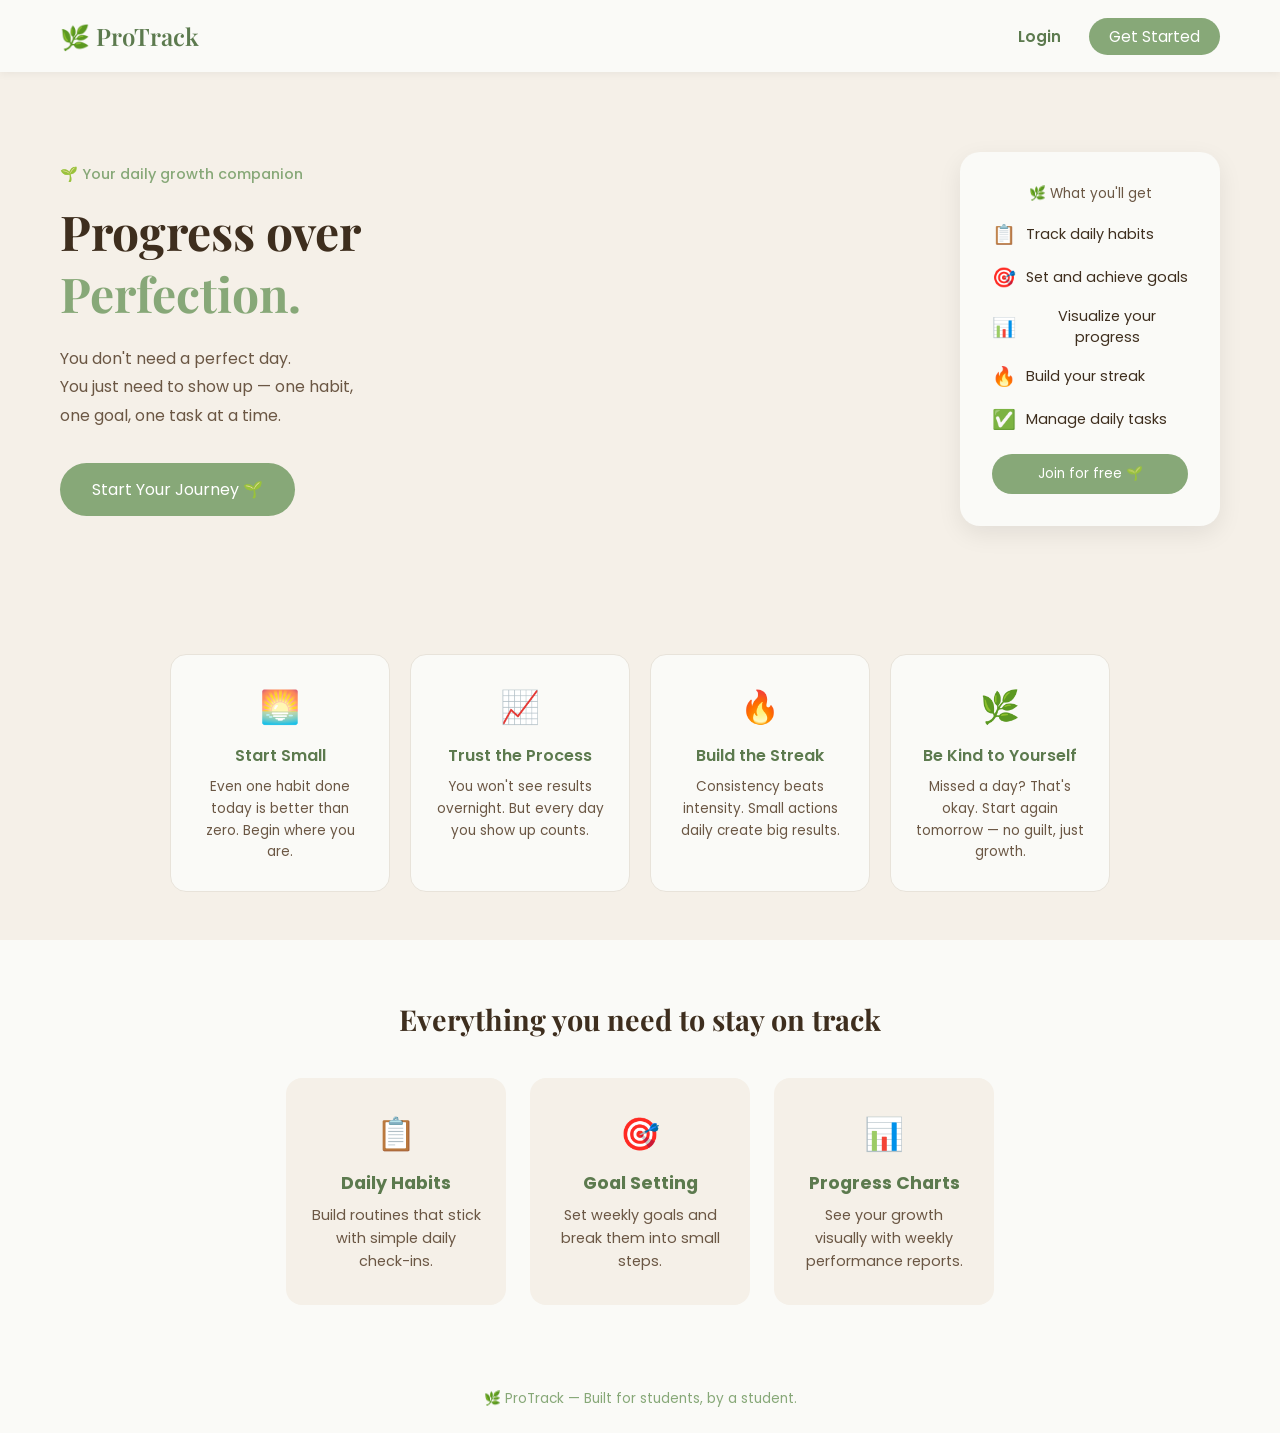
<file: index.html>
<!DOCTYPE html>
<html lang="en">
<head>
  <meta charset="UTF-8" />
  <meta name="viewport" content="width=device-width, initial-scale=1.0"/>
  <title>ProTrack</title>
  <link rel="stylesheet" href="css/style.css" />
  <link href="https://fonts.googleapis.com/css2?family=Playfair+Display:wght@400;600&family=Poppins:wght@300;400;500&display=swap" rel="stylesheet"/>
</head>
<body>

  <!-- NAVBAR -->
  <nav class="navbar">
  <a href="index.html" class="logo">🌿 ProTrack</a>
  <div class="nav-links" id="navLinks">
    <!-- filled by JS -->
  </div>
</nav>

 <!-- HERO SECTION -->
<section class="hero">
  <div class="hero-text">
    <p style="font-size:0.9rem; color:#87A878; font-weight:500; margin-bottom:12px;">🌱 Your daily growth companion</p>
    <h1>Progress over<br/><span>Perfection.</span></h1>
    <p>You don't need a perfect day.<br/>You just need to show up — one habit,<br/>one goal, one task at a time.</p>
    <a href="register.html" class="btn-primary" id="heroMainBtn">Start Your Journey 🌱</a>
  </div>
  <div class="hero-image">
    <div class="hero-card">
      <p style="font-size:0.85rem; color:#6b5744; margin-bottom:16px;">🌿 What you'll get</p>
      <div style="display:flex; flex-direction:column; gap:14px;">
        <div style="display:flex; align-items:center; gap:10px;">
          <span style="font-size:1.2rem;">📋</span>
          <span style="font-size:0.9rem; color:#3E2E1E;">Track daily habits</span>
        </div>
        <div style="display:flex; align-items:center; gap:10px;">
          <span style="font-size:1.2rem;">🎯</span>
          <span style="font-size:0.9rem; color:#3E2E1E;">Set and achieve goals</span>
        </div>
        <div style="display:flex; align-items:center; gap:10px;">
          <span style="font-size:1.2rem;">📊</span>
          <span style="font-size:0.9rem; color:#3E2E1E;">Visualize your progress</span>
        </div>
        <div style="display:flex; align-items:center; gap:10px;">
          <span style="font-size:1.2rem;">🔥</span>
          <span style="font-size:0.9rem; color:#3E2E1E;">Build your streak</span>
        </div>
        <div style="display:flex; align-items:center; gap:10px;">
          <span style="font-size:1.2rem;">✅</span>
          <span style="font-size:0.9rem; color:#3E2E1E;">Manage daily tasks</span>
        </div>
      </div>
      <a href="register.html" id="heroBtn" style="display:block; margin-top:20px; background:#87A878; color:white; text-align:center; padding:10px; border-radius:20px; text-decoration:none; font-size:0.85rem;">Join for free 🌱</a>
    </div>
  </div>
</section>

<!-- MOTIVATION SECTION -->
<section class="motivation-section">
  <div class="motivation-card">
    <span>🌅</span>
    <h3>Start Small</h3>
    <p>Even one habit done today is better than zero. Begin where you are.</p>
  </div>
  <div class="motivation-card">
    <span>📈</span>
    <h3>Trust the Process</h3>
    <p>You won't see results overnight. But every day you show up counts.</p>
  </div>
  <div class="motivation-card">
    <span>🔥</span>
    <h3>Build the Streak</h3>
    <p>Consistency beats intensity. Small actions daily create big results.</p>
  </div>
  <div class="motivation-card">
    <span>🌿</span>
    <h3>Be Kind to Yourself</h3>
    <p>Missed a day? That's okay. Start again tomorrow — no guilt, just growth.</p>
  </div>
</section>
  <!-- FEATURES SECTION -->
  <section class="features">
    <h2>Everything you need to stay on track</h2>
    <div class="feature-cards">
      <div class="feature-card">
        <span>📋</span>
        <h3>Daily Habits</h3>
        <p>Build routines that stick with simple daily check-ins.</p>
      </div>
      <div class="feature-card">
        <span>🎯</span>
        <h3>Goal Setting</h3>
        <p>Set weekly goals and break them into small steps.</p>
      </div>
      <div class="feature-card">
        <span>📊</span>
        <h3>Progress Charts</h3>
        <p>See your growth visually with weekly performance reports.</p>
      </div>
    </div>
  </section>

  <!-- FOOTER -->
  <footer>
    <p>🌿 ProTrack — Built for students, by a student.</p>
  </footer>
<script>
  const loggedIn = localStorage.getItem('loggedInUser');
  const nav = document.getElementById('navLinks');

  if (loggedIn) {
    nav.innerHTML = `
      <a href="dashboard.html">Dashboard</a>
      <a href="habits.html">Habits</a>
      <a href="todo.html">To-Do</a>
      <a href="goals.html">Goals</a>
      <a href="progress.html">Progress</a>
      <a href="#" onclick="localStorage.removeItem('loggedInUser'); window.location.reload();" class="btn-nav">Logout</a>
    `;
  } else {
    nav.innerHTML = `
      <a href="login.html" class="active">Login</a>
      <a href="register.html" class="btn-nav">Get Started</a>
    `;
  }

  // Show notification if not logged in and visiting feature pages
const currentPage = window.location.pathname;
const featurePages = ['habits', 'todo', 'goals', 'progress', 'dashboard'];
const isFeaturePage = featurePages.some(page => currentPage.includes(page));

if (!loggedIn && isFeaturePage) {
  // Show toast notification
  const toast = document.createElement('div');
  toast.style.cssText = `
    position: fixed;
    bottom: 30px;
    right: 30px;
    background-color: #5C7A4E;
    color: white;
    padding: 16px 24px;
    border-radius: 12px;
    font-size: 0.9rem;
    font-family: 'Poppins', sans-serif;
    box-shadow: 0 8px 24px rgba(0,0,0,0.15);
    z-index: 9999;
    max-width: 300px;
    display: flex;
    flex-direction: column;
    gap: 10px;
  `;
  toast.innerHTML = `
    <p>🔔 Login for a better experience and to save your data!</p>
    <a href="login.html" style="background:white; color:#5C7A4E; padding:8px 16px; border-radius:20px; text-decoration:none; font-weight:600; text-align:center; font-size:0.85rem;">Login Now →</a>
  `;
  document.body.appendChild(toast);

  setTimeout(() => toast.remove(), 6000);
}
  // Update hero card button
  const heroBtn = document.getElementById('heroBtn');
  if (heroBtn && loggedIn) {
    heroBtn.textContent = 'Go to Dashboard 🌿';
    heroBtn.href = 'dashboard.html';
  }

  // Update Start Your Journey button
  const startBtn = document.querySelector('.btn-primary');
  if (startBtn && loggedIn) {
    startBtn.textContent = 'Go to Dashboard 🌿';
    startBtn.href = 'dashboard.html';
  }
</script>
</body>
</html>
</file>
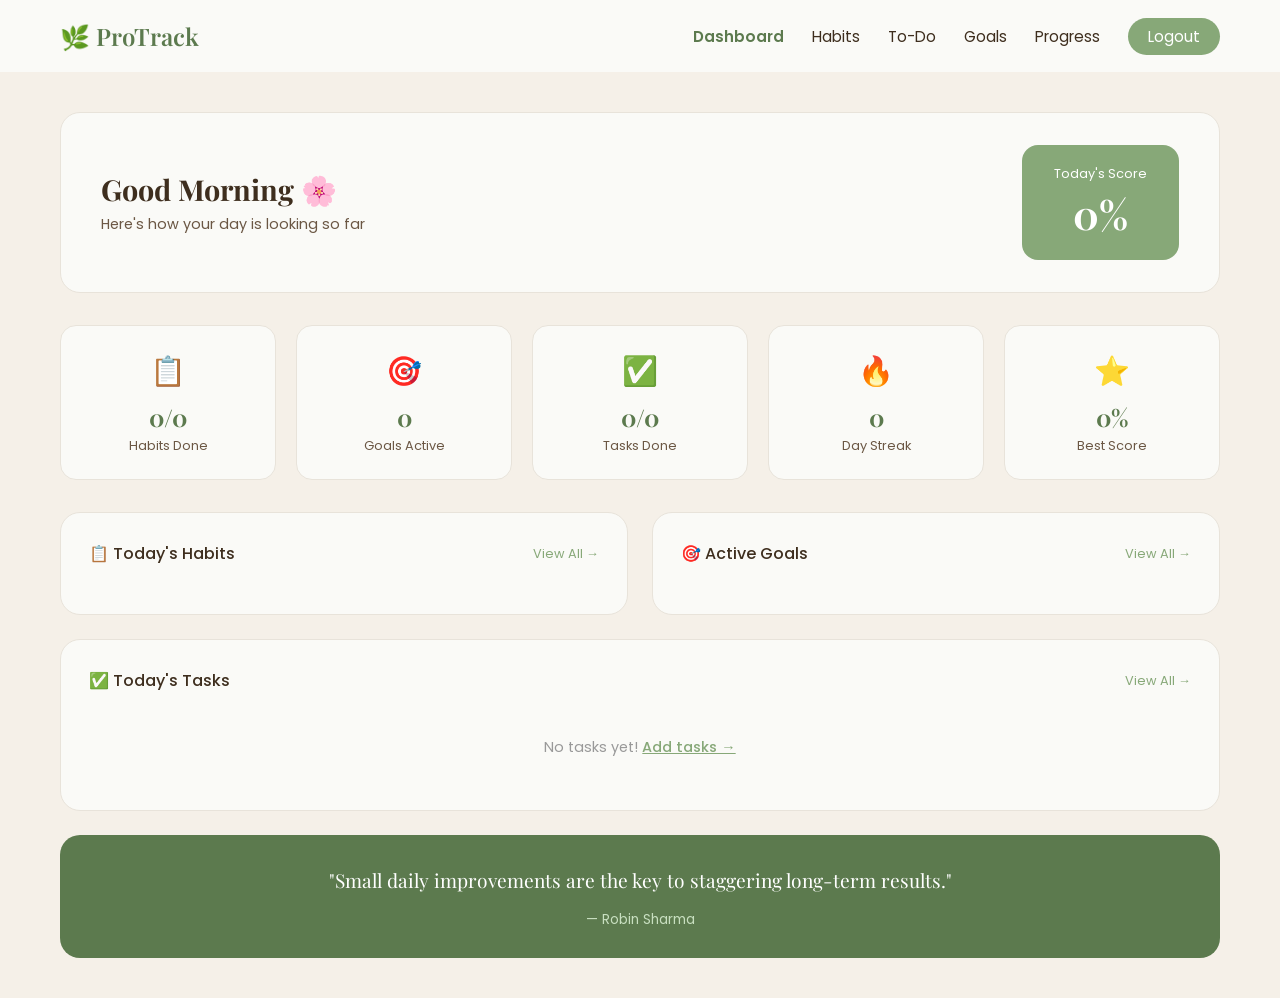
<file: dashboard.html>
<!DOCTYPE html>
<html lang="en">
<head>
  <meta charset="UTF-8" />
  <meta name="viewport" content="width=device-width, initial-scale=1.0"/>
  <title>ProTrack — Dashboard</title>
  <link rel="stylesheet" href="css/style.css" />
  <link href="https://fonts.googleapis.com/css2?family=Playfair+Display:wght@400;600&family=Poppins:wght@300;400;500&display=swap" rel="stylesheet"/>
</head>
<body>

  <nav class="navbar">
    <a href="index.html" class="logo">🌿 ProTrack</a>
    <div class="nav-links">
      <a href="dashboard.html" class="active">Dashboard</a>
      <a href="habits.html">Habits</a>
      <a href="todo.html">To-Do</a>
      <a href="goals.html">Goals</a>
      <a href="progress.html">Progress</a>
      <a href="#" onclick="logoutUser()" class="btn-nav">Logout</a>
    </div>
  </nav>

  <div class="dashboard">

    <!-- WELCOME BANNER -->
    <div class="welcome-banner">
      <div>
        <h2 id="welcomeName">Good Morning 🌸</h2>
        <p>Here's how your day is looking so far</p>
      </div>
      <div class="score-badge">
        <p>Today's Score</p>
        <h1 id="todayScore">0%</h1>
      </div>
    </div>

    <!-- STATS ROW -->
    <div class="stats-row">
      <div class="stat-card">
        <span>📋</span>
        <h3 id="statHabits">0/0</h3>
        <p>Habits Done</p>
      </div>
      <div class="stat-card">
        <span>🎯</span>
        <h3 id="statGoals">0</h3>
        <p>Goals Active</p>
      </div>
      <div class="stat-card">
        <span>✅</span>
        <h3 id="statTodos">0/0</h3>
        <p>Tasks Done</p>
      </div>
      <div class="stat-card">
        <span>🔥</span>
        <h3 id="statStreak">0</h3>
        <p>Day Streak</p>
      </div>
      <div class="stat-card">
        <span>⭐</span>
        <h3 id="statBest">0%</h3>
        <p>Best Score</p>
      </div>
    </div>

    <!-- MAIN GRID -->
    <div class="dashboard-grid">

      <!-- TODAY'S HABITS -->
      <div class="dash-card">
        <div class="dash-card-header">
          <h3>📋 Today's Habits</h3>
          <a href="habits.html">View All →</a>
        </div>
        <ul class="habit-list" id="dashHabitList"></ul>
        <p class="empty-msg" id="dashHabitEmpty">
          No habits yet!
          <a href="habits.html" style="color:#87A878; font-weight:500;">Add habits →</a>
        </p>
      </div>

      <!-- ACTIVE GOALS -->
      <div class="dash-card">
        <div class="dash-card-header">
          <h3>🎯 Active Goals</h3>
          <a href="goals.html">View All →</a>
        </div>
        <div id="dashGoalList"></div>
        <p class="empty-msg" id="dashGoalEmpty">
          No goals yet!
          <a href="goals.html" style="color:#87A878; font-weight:500;">Set goals →</a>
        </p>
      </div>

      <!-- TODAY'S TASKS -->
      <div class="dash-card todo-preview-card">
        <div class="dash-card-header">
          <h3>✅ Today's Tasks</h3>
          <a href="todo.html">View All →</a>
        </div>
        <div class="todo-progress-summary" id="todoSummary" style="display:none;">
          <div class="todo-summary-bar">
            <div class="todo-summary-fill" id="todoSummaryFill"></div>
          </div>
          <p class="todo-summary-text" id="todoSummaryText"></p>
        </div>
        <div id="dashTodoList"></div>
        <p class="empty-msg" id="dashTodoEmpty">
          No tasks yet!
          <a href="todo.html" style="color:#87A878; font-weight:500;">Add tasks →</a>
        </p>
      </div>

      <!-- DAILY QUOTE -->
      <div class="dash-card quote-card">
        <p class="quote-text">"Small daily improvements are the key to staggering long-term results."</p>
        <p class="quote-author">— Robin Sharma</p>
      </div>

    </div>
  </div>

<script type="module">
  import { checkLogin, logoutUser } from './js/auth.js';
  import { db, collection, query, where, onSnapshot, getDocs, updateDoc, doc } from './js/firebase-config.js';

  window.logoutUser = logoutUser;

  const user = checkLogin();
  if (user) {
    const hour = new Date().getHours();
    const greeting = hour < 12 ? 'Good Morning' : hour < 17 ? 'Good Afternoon' : 'Good Evening';
    document.getElementById('welcomeName').textContent = greeting + ', ' + user.name + ' 🌸';
  }

  const userEmail = user ? user.email : null;
  if (!userEmail) return;

  // ===== AUTO DAILY RESET =====
  async function checkAndResetDay() {
    const today = new Date().toDateString();
    const lastVisit = localStorage.getItem('lastDashVisit');
    if (lastVisit !== today) {
      const habitsSnap = await getDocs(query(collection(db, 'habits'), where('userEmail', '==', userEmail)));
      const resetPromises = [];
      habitsSnap.forEach(d => {
        if (d.data().done) {
          resetPromises.push(updateDoc(doc(db, 'habits', d.id), { done: false }));
        }
      });
      await Promise.all(resetPromises);
      localStorage.setItem('lastDashVisit', today);
    }
  }
  checkAndResetDay();

  let habits = [];
  let goals = [];
  let todos = [];

  function updateDashboard() {
    // ===== STATS =====
    const doneHabits = habits.filter(h => h.done).length;
    const totalHabits = habits.length;
    const doneTodosCount = todos.filter(t => t.done).length;
    const todayScore = totalHabits > 0 ? Math.round((doneHabits / totalHabits) * 100) : 0;

    document.getElementById('todayScore').textContent = todayScore + '%';
    document.getElementById('statHabits').textContent = `${doneHabits}/${totalHabits}`;
    document.getElementById('statGoals').textContent = goals.length;
    document.getElementById('statTodos').textContent = `${doneTodosCount}/${todos.length}`;
    document.getElementById('statStreak').textContent = localStorage.getItem('currentStreak') || 0;

    const bestScore = goals.length > 0 ? Math.max(...goals.map(g => g.progress)) : 0;
    document.getElementById('statBest').textContent = bestScore + '%';

    // ===== HABITS PREVIEW =====
    const habitList = document.getElementById('dashHabitList');
    const habitEmpty = document.getElementById('dashHabitEmpty');
    habitList.innerHTML = '';

    if (habits.length === 0) {
      habitEmpty.style.display = 'block';
    } else {
      habitEmpty.style.display = 'none';
      habits.slice(0, 5).forEach(habit => {
        const li = document.createElement('li');
        li.className = 'habit-item' + (habit.done ? ' done' : '');
        li.innerHTML = `
          <span class="habit-check ${habit.done ? '' : 'empty'}">${habit.done ? '✓' : '○'}</span>
          <span style="color:${habit.done ? '#999' : '#3E2E1E'}; ${habit.done ? 'text-decoration:line-through;' : ''}">${habit.name}</span>
          <span style="margin-left:auto; font-size:0.75rem; color:${habit.done ? '#87A878' : '#c0392b'};">${habit.done ? 'Done ✅' : 'Pending'}</span>
        `;
        habitList.appendChild(li);
      });
    }

    // ===== GOALS PREVIEW =====
    const goalList = document.getElementById('dashGoalList');
    const goalEmpty = document.getElementById('dashGoalEmpty');
    goalList.innerHTML = '';

    if (goals.length === 0) {
      goalEmpty.style.display = 'block';
    } else {
      goalEmpty.style.display = 'none';
      goals.slice(0, 3).forEach(goal => {
        const remaining = 100 - goal.progress;
        const div = document.createElement('div');
        div.className = 'goal-item';
        div.innerHTML = `
          <div class="goal-info">
            <p>${goal.name}</p>
            <span style="color:${goal.progress >= 100 ? '#87A878' : '#C9A84C'};">${goal.progress}% done · ${remaining}% left</span>
          </div>
          <div class="goal-bar">
            <div class="goal-fill" style="width:${goal.progress}%"></div>
          </div>
        `;
        goalList.appendChild(div);
      });
    }

    // ===== TODO PREVIEW =====
    const dashTodoList = document.getElementById('dashTodoList');
    const dashTodoEmpty = document.getElementById('dashTodoEmpty');
    const todoSummary = document.getElementById('todoSummary');
    const todoSummaryFill = document.getElementById('todoSummaryFill');
    const todoSummaryText = document.getElementById('todoSummaryText');
    dashTodoList.innerHTML = '';

    if (todos.length === 0) {
      dashTodoEmpty.style.display = 'block';
      todoSummary.style.display = 'none';
    } else {
      dashTodoEmpty.style.display = 'none';
      todoSummary.style.display = 'block';

      const todoPercent = Math.round((doneTodosCount / todos.length) * 100);
      todoSummaryFill.style.width = todoPercent + '%';
      todoSummaryText.textContent = `${doneTodosCount} of ${todos.length} tasks completed (${todoPercent}%)`;

      const priorityEmoji = p => p === 'high' ? '🔴' : p === 'medium' ? '🟡' : '🟢';

      todos.slice(0, 3).forEach(todo => {
        let deadlineText = '';
        let deadlineClass = '';
        let timePercent = 100;

        if (todo.deadline) {
          const deadlineDate = new Date(todo.deadline);
          const now = new Date();
          const timeLeft = deadlineDate - now;
          const hoursLeft = Math.floor(timeLeft / (1000 * 60 * 60));
          timePercent = Math.max(0, Math.min(100, Math.round((timeLeft / (24 * 3600000)) * 100)));

          if (timeLeft < 0) {
            deadlineClass = 'overdue';
            deadlineText = `⚠️ Overdue!`;
            timePercent = 0;
          } else if (hoursLeft < 24) {
            deadlineClass = 'soon';
            deadlineText = `⏰ Due in ${hoursLeft}h`;
          } else {
            deadlineText = `📅 ${deadlineDate.toLocaleDateString()} ${deadlineDate.toLocaleTimeString([], { hour: '2-digit', minute: '2-digit' })}`;
          }
        }

        const div = document.createElement('div');
        div.className = 'todo-dash-item' + (todo.done ? ' done' : '');
        div.innerHTML = `
          <div style="display:flex; align-items:flex-start; gap:10px; padding:10px 0; border-bottom:1px solid #f0ebe2;">
            <span class="habit-check ${todo.done ? '' : 'empty'}" style="flex-shrink:0; margin-top:2px;">${todo.done ? '✓' : '○'}</span>
            <div style="flex:1;">
              <div style="display:flex; justify-content:space-between; align-items:center; flex-wrap:wrap; gap:4px;">
                <span style="font-size:0.9rem; color:${todo.done ? '#999' : '#3E2E1E'}; ${todo.done ? 'text-decoration:line-through;' : ''}">${priorityEmoji(todo.priority)} ${todo.name}</span>
                ${deadlineText ? `<span class="todo-deadline ${deadlineClass}">${deadlineText}</span>` : ''}
              </div>
              ${todo.deadline && !todo.done ? `
              <div style="margin-top:5px; background:#e0ddd6; border-radius:10px; height:5px; overflow:hidden;">
                <div style="height:100%; border-radius:10px; width:${timePercent}%; background:${deadlineClass === 'overdue' ? '#c0392b' : deadlineClass === 'soon' ? '#C9A84C' : '#87A878'};"></div>
              </div>` : ''}
            </div>
          </div>
        `;
        dashTodoList.appendChild(div);
      });
    }
  }

  // ===== REAL TIME LISTENERS =====
  onSnapshot(query(collection(db, 'habits'), where('userEmail', '==', userEmail)), snapshot => {
    habits = [];
    snapshot.forEach(d => habits.push(d.data()));
    updateDashboard();
  });

  onSnapshot(query(collection(db, 'goals'), where('userEmail', '==', userEmail)), snapshot => {
    goals = [];
    snapshot.forEach(d => goals.push(d.data()));
    updateDashboard();
  });

  onSnapshot(query(collection(db, 'todos'), where('userEmail', '==', userEmail)), snapshot => {
    todos = [];
    snapshot.forEach(d => todos.push(d.data()));
    updateDashboard();
  });

</script>

</body>
</html>
</file>
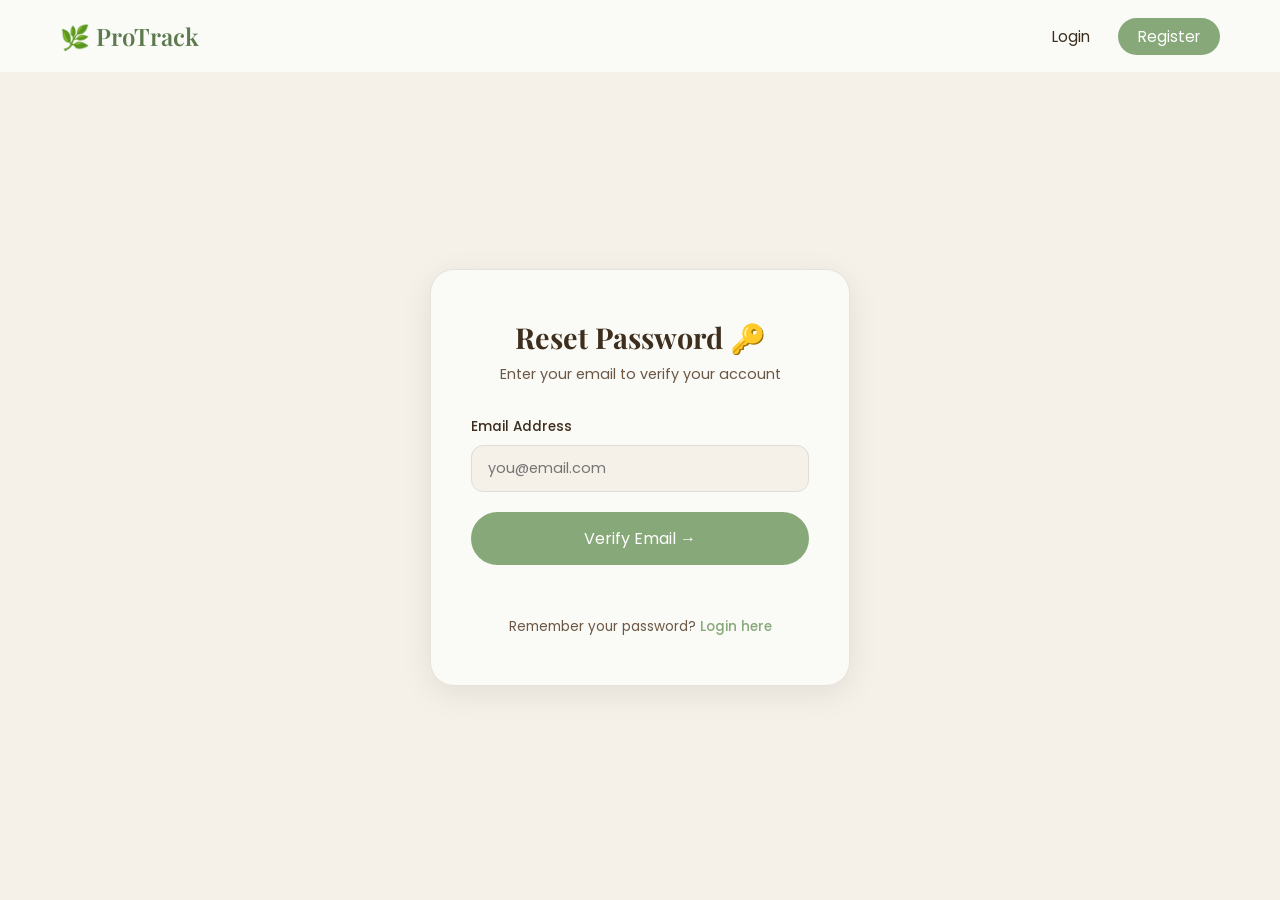
<file: forgot-password.html>
<!DOCTYPE html>
<html lang="en">
<head>
  <meta charset="UTF-8" />
  <meta name="viewport" content="width=device-width, initial-scale=1.0"/>
  <title>ProTrack — Reset Password</title>
  <link rel="stylesheet" href="css/style.css" />
  <link href="https://fonts.googleapis.com/css2?family=Playfair+Display:wght@400;600&family=Poppins:wght@300;400;500&display=swap" rel="stylesheet"/>
</head>
<body>

  <!-- NAVBAR -->
 <nav class="navbar">
  <a href="index.html" class="logo">🌿 ProTrack</a>
  <div class="nav-links">
    <a href="login.html">Login</a>
    <a href="register.html" class="btn-nav">Register</a>
  </div>
</nav>

  <!-- RESET SECTION -->
  <section class="auth-section">
    <div class="auth-card">

      <div class="auth-header">
        <h2>Reset Password 🔑</h2>
        <p>Enter your email to verify your account</p>
      </div>

      <div class="auth-form" id="step1">
        <div class="form-group">
          <label>Email Address</label>
          <input type="email" id="resetEmail" placeholder="you@email.com" autocomplete="off" />
        </div>
        <button class="btn-submit" onclick="verifyEmail()">Verify Email →</button>
        <p id="resetMsg1"></p>
      </div>

      <div class="auth-form" id="step2" style="display:none;">
        <div class="form-group">
          <label>New Password</label>
          <input type="password" id="newPassword" placeholder="Enter new password" autocomplete="new-password" />
        </div>
        <div class="form-group">
          <label>Confirm New Password</label>
          <input type="password" id="confirmNewPassword" placeholder="Repeat new password" autocomplete="new-password" />
        </div>
        <button class="btn-submit" onclick="resetPassword()">Reset Password →</button>
        <p id="resetMsg2"></p>
      </div>

      <p class="switch-auth">
        Remember your password?
        <a href="login.html">Login here</a>
      </p>

    </div>
  </section>

  <script src="js/auth.js"></script>
  <script src="js/forgot-password.js"></script>

</body>
</html>
</file>
<file: css/style.css>
/* ===== GLOBAL ===== */
* {
  margin: 0;
  padding: 0;
  box-sizing: border-box;
}

body {
  font-family: 'Poppins', sans-serif;
  background-color: #F5F0E8;
  color: #3E2E1E;
}

/* ===== NAVBAR ===== */
.navbar {
  display: flex;
  justify-content: space-between;
  align-items: center;
  padding: 20px 60px;
  background-color: #FAFAF7;
  box-shadow: 0 2px 8px rgba(0,0,0,0.05);
}

.logo {
  font-family: 'Playfair Display', serif;
  font-size: 1.5rem;
  color: #5C7A4E;
  font-weight: 600;
  text-decoration: none;
}

.nav-links a {
  text-decoration: none;
  color: #3E2E1E;
  margin-left: 24px;
  font-size: 0.95rem;
}

.btn-nav {
  background-color: #87A878;
  color: white !important;
  padding: 8px 20px;
  border-radius: 20px;
  transition: background 0.3s;
}

.btn-nav:hover {
  background-color: #5C7A4E;
}

/* ===== HERO ===== */
.hero {
  display: flex;
  align-items: center;
  justify-content: space-between;
  padding: 80px 60px;
  gap: 40px;
}

.hero-text h1 {
  font-family: 'Playfair Display', serif;
  font-size: 3rem;
  line-height: 1.3;
  margin-bottom: 20px;
}

.hero-text h1 span {
  color: #87A878;
}

.hero-text p {
  font-size: 1rem;
  color: #6b5744;
  margin-bottom: 32px;
  line-height: 1.8;
}

.btn-primary {
  display: inline-block;
  background-color: #87A878;
  color: white;
  padding: 14px 32px;
  border-radius: 30px;
  text-decoration: none;
  font-size: 1rem;
  transition: background 0.3s;
}

.btn-primary:hover {
  background-color: #5C7A4E;
}

/* ===== HERO CARD ===== */
.hero-card {
  background-color: #FAFAF7;
  border-radius: 20px;
  padding: 32px;
  text-align: center;
  box-shadow: 0 8px 24px rgba(0,0,0,0.08);
  width: 260px;
}

.hero-card h2 {
  font-family: 'Playfair Display', serif;
  font-size: 2.5rem;
  color: #5C7A4E;
  margin: 12px 0 8px;
}

.progress-bar {
  background-color: #e0ddd6;
  border-radius: 10px;
  height: 10px;
  margin-top: 16px;
  overflow: hidden;
}

.progress-fill {
  background-color: #87A878;
  height: 100%;
  border-radius: 10px;
}

/* ===== FEATURES ===== */
.features {
  padding: 60px;
  text-align: center;
  background-color: #FAFAF7;
}

.features h2 {
  font-family: 'Playfair Display', serif;
  font-size: 1.8rem;
  margin-bottom: 40px;
  color: #3E2E1E;
}

.feature-cards {
  display: flex;
  justify-content: center;
  gap: 24px;
  flex-wrap: wrap;
}

.feature-card {
  background-color: #F5F0E8;
  border-radius: 16px;
  padding: 32px 24px;
  width: 220px;
  transition: transform 0.3s;
}

.feature-card:hover {
  transform: translateY(-6px);
}

.feature-card span {
  font-size: 2rem;
}

.feature-card h3 {
  margin: 12px 0 8px;
  font-size: 1.1rem;
  color: #5C7A4E;
}

.feature-card p {
  font-size: 0.9rem;
  color: #6b5744;
  line-height: 1.6;
}

/* ===== FOOTER ===== */
footer {
  text-align: center;
  padding: 24px;
  font-size: 0.85rem;
  color: #87A878;
  background-color: #FAFAF7;
}




/* ===== AUTH PAGES (Login & Register) ===== */
.auth-section {
  min-height: 90vh;
  display: flex;
  align-items: center;
  justify-content: center;
  padding: 40px 20px;
  background-color: #F5F0E8;
}

.auth-card {
  background-color: #FAFAF7;
  border-radius: 24px;
  padding: 48px 40px;
  width: 100%;
  max-width: 420px;
  box-shadow: 0 8px 32px rgba(0,0,0,0.08);
  border: 1px solid #e8e3da;
}

.auth-header {
  text-align: center;
  margin-bottom: 32px;
}

.auth-header h2 {
  font-family: 'Playfair Display', serif;
  font-size: 1.8rem;
  color: #3E2E1E;
  margin-bottom: 8px;
}

.auth-header p {
  font-size: 0.9rem;
  color: #6b5744;
}

.form-group {
  margin-bottom: 20px;
}

.form-group label {
  display: block;
  font-size: 0.85rem;
  font-weight: 500;
  color: #3E2E1E;
  margin-bottom: 8px;
}

.form-group input {
  width: 100%;
  padding: 12px 16px;
  border: 1.5px solid #e0ddd6;
  border-radius: 12px;
  font-size: 0.9rem;
  font-family: 'Poppins', sans-serif;
  background-color: #F5F0E8;
  color: #3E2E1E;
  outline: none;
  transition: border 0.3s;
}

.form-group input:focus {
  border-color: #87A878;
}

.form-footer-link {
  text-align: right;
  margin-bottom: 24px;
}

.form-footer-link a {
  font-size: 0.8rem;
  color: #87A878;
  text-decoration: none;
}

.btn-submit {
  width: 100%;
  padding: 14px;
  background-color: #87A878;
  color: white;
  border: none;
  border-radius: 30px;
  font-size: 1rem;
  font-family: 'Poppins', sans-serif;
  cursor: pointer;
  transition: background 0.3s;
}

.btn-submit:hover {
  background-color: #5C7A4E;
}

.switch-auth {
  text-align: center;
  margin-top: 20px;
  font-size: 0.85rem;
  color: #6b5744;
}

.switch-auth a {
  color: #87A878;
  text-decoration: none;
  font-weight: 500;
}




/* ===== DASHBOARD ===== */
.dashboard {
  padding: 40px 60px;
  background-color: #F5F0E8;
  min-height: 90vh;
}

.welcome-banner {
  display: flex;
  justify-content: space-between;
  align-items: center;
  background-color: #FAFAF7;
  border-radius: 20px;
  padding: 32px 40px;
  margin-bottom: 32px;
  border: 1px solid #e8e3da;
}

.welcome-banner h2 {
  font-family: 'Playfair Display', serif;
  font-size: 1.8rem;
  color: #3E2E1E;
  margin-bottom: 6px;
}

.welcome-banner p {
  color: #6b5744;
  font-size: 0.9rem;
}

.score-badge {
  text-align: center;
  background-color: #87A878;
  color: white;
  padding: 20px 32px;
  border-radius: 16px;
}

.score-badge p {
  font-size: 0.8rem;
  color: white;
  margin-bottom: 4px;
}

.score-badge h1 {
  font-family: 'Playfair Display', serif;
  font-size: 2.5rem;
  color: white;
}

/* STATS ROW */
.stats-row {
  display: flex;
  gap: 20px;
  margin-bottom: 32px;
  flex-wrap: wrap;
}

.stat-card {
  flex: 1;
  background-color: #FAFAF7;
  border-radius: 16px;
  padding: 24px 20px;
  text-align: center;
  border: 1px solid #e8e3da;
  min-width: 120px;
}

.stat-card span {
  font-size: 1.8rem;
}

.stat-card h3 {
  font-family: 'Playfair Display', serif;
  font-size: 1.5rem;
  color: #5C7A4E;
  margin: 8px 0 4px;
}

.stat-card p {
  font-size: 0.8rem;
  color: #6b5744;
}

/* DASHBOARD GRID */
.dashboard-grid {
  display: grid;
  grid-template-columns: 1fr 1fr;
  gap: 24px;
}

.dash-card {
  background-color: #FAFAF7;
  border-radius: 20px;
  padding: 28px;
  border: 1px solid #e8e3da;
}

.dash-card-header {
  display: flex;
  justify-content: space-between;
  align-items: center;
  margin-bottom: 20px;
}

.dash-card-header h3 {
  font-size: 1rem;
  font-weight: 500;
  color: #3E2E1E;
}

.dash-card-header a {
  font-size: 0.8rem;
  color: #87A878;
  text-decoration: none;
}

/* HABIT LIST */
.habit-list {
  list-style: none;
}

.habit-item {
  display: flex;
  align-items: center;
  gap: 12px;
  padding: 10px 0;
  border-bottom: 1px solid #f0ebe2;
  font-size: 0.9rem;
  color: #3E2E1E;
}

.habit-check {
  width: 24px;
  height: 24px;
  background-color: #87A878;
  color: white;
  border-radius: 50%;
  display: flex;
  align-items: center;
  justify-content: center;
  font-size: 0.75rem;
  flex-shrink: 0;
}

.habit-check.empty {
  background-color: #e0ddd6;
  color: #999;
}

.habit-item.done span:last-child {
  text-decoration: line-through;
  color: #999;
}

/* GOALS */
.goal-item {
  margin-bottom: 20px;
}

.goal-info {
  display: flex;
  justify-content: space-between;
  font-size: 0.85rem;
  color: #3E2E1E;
  margin-bottom: 8px;
}

.goal-info span {
  color: #87A878;
  font-weight: 500;
}

.goal-bar {
  background-color: #e0ddd6;
  border-radius: 10px;
  height: 8px;
  overflow: hidden;
}

.goal-fill {
  background-color: #87A878;
  height: 100%;
  border-radius: 10px;
}

/* QUOTE CARD */
.quote-card {
  grid-column: span 2;
  text-align: center;
  background-color: #5C7A4E;
  border: none;
}

.quote-text {
  font-family: 'Playfair Display', serif;
  font-size: 1.2rem;
  color: white;
  line-height: 1.8;
  margin-bottom: 12px;
}

.quote-author {
  font-size: 0.85rem;
  color: #c8dfc0;
}




/* ===== PAGE HEADER ===== */
.page-header {
  margin-bottom: 32px;
}

.page-header h2 {
  font-family: 'Playfair Display', serif;
  font-size: 1.8rem;
  color: #3E2E1E;
  margin-bottom: 6px;
}

.page-header p {
  color: #6b5744;
  font-size: 0.9rem;
}

/* ===== ADD HABIT CARD ===== */
.add-habit-card {
  background-color: #FAFAF7;
  border-radius: 20px;
  padding: 28px 32px;
  border: 1px solid #e8e3da;
}

.add-habit-card h3 {
  font-size: 1rem;
  font-weight: 500;
  color: #3E2E1E;
  margin-bottom: 16px;
}

.add-habit-row {
  display: flex;
  gap: 12px;
}

.add-habit-row input {
  flex: 1;
  padding: 12px 16px;
  border: 1.5px solid #e0ddd6;
  border-radius: 12px;
  font-size: 0.9rem;
  font-family: 'Poppins', sans-serif;
  background-color: #F5F0E8;
  color: #3E2E1E;
  outline: none;
}

.add-habit-row input:focus {
  border-color: #87A878;
}

.add-habit-row button {
  padding: 12px 24px;
  background-color: #87A878;
  color: white;
  border: none;
  border-radius: 12px;
  font-size: 0.9rem;
  font-family: 'Poppins', sans-serif;
  cursor: pointer;
  transition: background 0.3s;
}

.add-habit-row button:hover {
  background-color: #5C7A4E;
}

/* HABIT DELETE */
.habit-delete {
  margin-left: auto;
  cursor: pointer;
  font-size: 0.9rem;
  opacity: 0.5;
}

.habit-delete:hover {
  opacity: 1;
}

/* EMPTY MESSAGE */
.empty-msg {
  text-align: center;
  color: #999;
  font-size: 0.9rem;
  padding: 24px 0;
}


/* ===== GOALS PAGE ===== */
.add-goal-row {
  display: flex;
  gap: 12px;
  flex-wrap: wrap;
}

.add-goal-row input[type="text"] {
  flex: 2;
  padding: 12px 16px;
  border: 1.5px solid #e0ddd6;
  border-radius: 12px;
  font-size: 0.9rem;
  font-family: 'Poppins', sans-serif;
  background-color: #F5F0E8;
  color: #3E2E1E;
  outline: none;
}

.add-goal-row input[type="number"] {
  flex: 1;
  padding: 12px 16px;
  border: 1.5px solid #e0ddd6;
  border-radius: 12px;
  font-size: 0.9rem;
  font-family: 'Poppins', sans-serif;
  background-color: #F5F0E8;
  color: #3E2E1E;
  outline: none;
  min-width: 80px;
}

.add-goal-row input:focus {
  border-color: #87A878;
}

.add-goal-row button {
  padding: 12px 24px;
  background-color: #87A878;
  color: white;
  border: none;
  border-radius: 12px;
  font-size: 0.9rem;
  font-family: 'Poppins', sans-serif;
  cursor: pointer;
  transition: background 0.3s;
}

.add-goal-row button:hover {
  background-color: #5C7A4E;
}

.goal-item-full {
  padding: 16px 0;
  border-bottom: 1px solid #f0ebe2;
}

.goal-item-full:last-child {
  border-bottom: none;
}

.goal-percent {
  font-size: 0.85rem;
  color: #87A878;
  font-weight: 500;
  min-width: 36px;
}

.progress-input {
  width: 60px;
  padding: 4px 8px;
  border: 1.5px solid #e0ddd6;
  border-radius: 8px;
  font-size: 0.85rem;
  font-family: 'Poppins', sans-serif;
  background-color: #F5F0E8;
  color: #3E2E1E;
  outline: none;
  text-align: center;
}

.progress-input:focus {
  border-color: #87A878;
}



/* ===== PROGRESS GRID ===== */
.progress-grid {
  display: grid;
  grid-template-columns: 1fr 1fr 1fr;
  gap: 16px;
  height: 280px;
}

.progress-grid .dash-card {
  padding: 16px;
  display: flex;
  flex-direction: column;
  overflow: hidden;
}

.progress-grid .dash-card-header {
  margin-bottom: 10px;
  flex-shrink: 0;
}

.progress-grid canvas {
  flex: 1;
  min-height: 0 !important;
  max-height: 180px !important;
}

/* ===== AUTH MESSAGES ===== */
#loginMsg, #registerMsg {
  min-height: 20px;
  margin-top: 12px;
  text-align: center;
  font-size: 0.85rem;
}




/* ===== DASHBOARD EMPTY STATES ===== */
#dashHabitEmpty, #dashGoalEmpty {
  display: none;
}




/* ===== REMINDER BANNER ===== */
.reminder-banner {
  display: flex;
  align-items: center;
  gap: 12px;
  background-color: #FAFAF7;
  border: 1px solid #87A878;
  border-left: 4px solid #87A878;
  border-radius: 12px;
  padding: 16px 20px;
  margin-bottom: 24px;
}

.reminder-banner span {
  font-size: 1.3rem;
}

.reminder-banner p {
  font-size: 0.9rem;
  color: #3E2E1E;
  margin: 0;
}



/* ===== RESET PASSWORD MESSAGES ===== */
#resetMsg1, #resetMsg2 {
  min-height: 20px;
  margin-top: 12px;
  text-align: center;
  font-size: 0.85rem;
}




/* ===== MOBILE RESPONSIVE ===== */
@media (max-width: 768px) {

  /* NAVBAR */
  .navbar {
    padding: 16px 20px;
    flex-wrap: wrap;
    gap: 10px;
  }

  .nav-links {
    display: flex;
    flex-wrap: wrap;
    gap: 8px;
  }

  .nav-links a {
    font-size: 0.8rem;
    margin-left: 8px;
  }

  /* HERO SECTION */
  .hero {
    flex-direction: column;
    padding: 40px 20px;
    text-align: center;
  }

  .hero-text h1 {
    font-size: 2rem;
  }

  .hero-card {
    width: 100%;
  }

  /* FEATURES */
  .features {
    padding: 40px 20px;
  }

  .feature-cards {
    flex-direction: column;
    align-items: center;
  }

  .feature-card {
    width: 100%;
    max-width: 320px;
  }

  /* AUTH PAGES */
  .auth-card {
    padding: 32px 20px;
    margin: 0 16px;
  }

  /* DASHBOARD */
  .dashboard {
    padding: 24px 16px;
  }

  .welcome-banner {
    flex-direction: column;
    gap: 16px;
    padding: 24px 20px;
    text-align: center;
  }

  .welcome-banner h2 {
    font-size: 1.4rem;
  }

  .score-badge {
    width: 100%;
  }

  /* STATS ROW */
  .stats-row {
    display: grid;
    grid-template-columns: 1fr 1fr;
    gap: 12px;
  }

  .stat-card {
    padding: 16px 12px;
  }

  .stat-card h3 {
    font-size: 1.2rem;
  }

  /* DASHBOARD GRID */
  .dashboard-grid {
    grid-template-columns: 1fr;
  }

  .quote-card {
    grid-column: span 1 !important;
  }

  /* ADD HABIT ROW */
  .add-habit-row {
    flex-direction: column;
  }

  .add-habit-row button {
    width: 100%;
  }

  /* ADD GOAL ROW */
  .add-goal-row {
    flex-direction: column;
  }

  .add-goal-row input {
    width: 100% !important;
  }

  .add-goal-row button {
    width: 100%;
  }

  /* PROGRESS GRID */
  .progress-grid {
    grid-template-columns: 1fr;
    height: auto;
  }

  .progress-grid canvas {
    max-height: 200px !important;
  }

}

/* EXTRA SMALL SCREENS (phones under 400px) */
@media (max-width: 400px) {

  .hero-text h1 {
    font-size: 1.6rem;
  }

  .auth-card {
    padding: 24px 16px;
  }

  .stats-row {
    grid-template-columns: 1fr;
  }

}




/* ===== TODO PAGE ===== */
.add-todo-row {
  display: flex;
  gap: 12px;
  flex-wrap: wrap;
}

.add-todo-row input {
  flex: 2;
  padding: 12px 16px;
  border: 1.5px solid #e0ddd6;
  border-radius: 12px;
  font-size: 0.9rem;
  font-family: 'Poppins', sans-serif;
  background-color: #F5F0E8;
  color: #3E2E1E;
  outline: none;
}

.add-todo-row input:focus {
  border-color: #87A878;
}

.add-todo-row select {
  padding: 12px 16px;
  border: 1.5px solid #e0ddd6;
  border-radius: 12px;
  font-size: 0.9rem;
  font-family: 'Poppins', sans-serif;
  background-color: #F5F0E8;
  color: #3E2E1E;
  outline: none;
  cursor: pointer;
}

.add-todo-row select:focus {
  border-color: #87A878;
}

.add-todo-row button {
  padding: 12px 24px;
  background-color: #87A878;
  color: white;
  border: none;
  border-radius: 12px;
  font-size: 0.9rem;
  font-family: 'Poppins', sans-serif;
  cursor: pointer;
  transition: background 0.3s;
}

.add-todo-row button:hover {
  background-color: #5C7A4E;
}

.todo-priority {
  font-size: 0.85rem;
  margin-right: 4px;
}

/* ===== TOAST NOTIFICATION ===== */
.toast-notification {
  position: fixed;
  bottom: 30px;
  right: 30px;
  background-color: #5C7A4E;
  color: white;
  padding: 14px 24px;
  border-radius: 12px;
  font-size: 0.9rem;
  font-family: 'Poppins', sans-serif;
  box-shadow: 0 8px 24px rgba(0,0,0,0.15);
  opacity: 0;
  transform: translateY(20px);
  transition: all 0.4s ease;
  z-index: 9999;
  max-width: 300px;
}

.toast-notification.toast-show {
  opacity: 1;
  transform: translateY(0);
}

/* ===== ACTIVE NAV LINK ===== */
.nav-links a.active {
  color: #5C7A4E;
  font-weight: 600;
}
.logo {
  text-decoration: none;
}

/* ===== TODO DEADLINE ===== */
.todo-deadline {
  font-size: 0.78rem;
  color: #87A878;
  margin-top: 3px;
}

.todo-deadline.soon {
  color: #C9A84C;
  font-weight: 500;
}

.todo-deadline.overdue {
  color: #c0392b;
  font-weight: 600;
}

.add-todo-row input[type="datetime-local"] {
  padding: 12px 16px;
  border: 1.5px solid #e0ddd6;
  border-radius: 12px;
  font-size: 0.9rem;
  font-family: 'Poppins', sans-serif;
  background-color: #F5F0E8;
  color: #3E2E1E;
  outline: none;
}

.add-todo-row input[type="datetime-local"]:focus {
  border-color: #87A878;
}


/* ===== TODO DASHBOARD ITEM ===== */
.todo-dash-item {
  padding: 10px 0;
  border-bottom: 1px solid #f0ebe2;
}

.todo-dash-item:last-child {
  border-bottom: none;
}

.overdue-fill {
  background-color: #c0392b !important;
}

.soon-fill {
  background-color: #C9A84C !important;
}


/* ===== TODO PREVIEW CARD ===== */
.todo-preview-card {
  grid-column: span 2;
}

.todo-progress-summary {
  margin-bottom: 16px;
}

.todo-summary-bar {
  background-color: #e0ddd6;
  border-radius: 10px;
  height: 8px;
  overflow: hidden;
  margin-bottom: 6px;
}

.todo-summary-fill {
  background-color: #87A878;
  height: 100%;
  border-radius: 10px;
  transition: width 0.5s ease;
}

.todo-summary-text {
  font-size: 0.8rem;
  color: #6b5744;
  text-align: right;
}

@media (max-width: 768px) {
  .todo-preview-card {
    grid-column: span 1;
  }
}


/* ===== MOTIVATION SECTION ===== */
.motivation-section {
  display: flex;
  gap: 20px;
  padding: 48px 60px;
  background-color: #F5F0E8;
  flex-wrap: wrap;
  justify-content: center;
}

.motivation-card {
  background-color: #FAFAF7;
  border-radius: 16px;
  padding: 28px 24px;
  width: 220px;
  text-align: center;
  border: 1px solid #e8e3da;
  transition: transform 0.3s;
}

.motivation-card:hover {
  transform: translateY(-6px);
}

.motivation-card span {
  font-size: 2rem;
  display: block;
  margin-bottom: 12px;
}

.motivation-card h3 {
  font-size: 1rem;
  color: #5C7A4E;
  margin-bottom: 8px;
  font-weight: 600;
}

.motivation-card p {
  font-size: 0.85rem;
  color: #6b5744;
  line-height: 1.6;
}

@media (max-width: 768px) {
  .motivation-section {
    padding: 32px 20px;
  }
  .motivation-card {
    width: 100%;
    max-width: 320px;
  }
}
</file>
